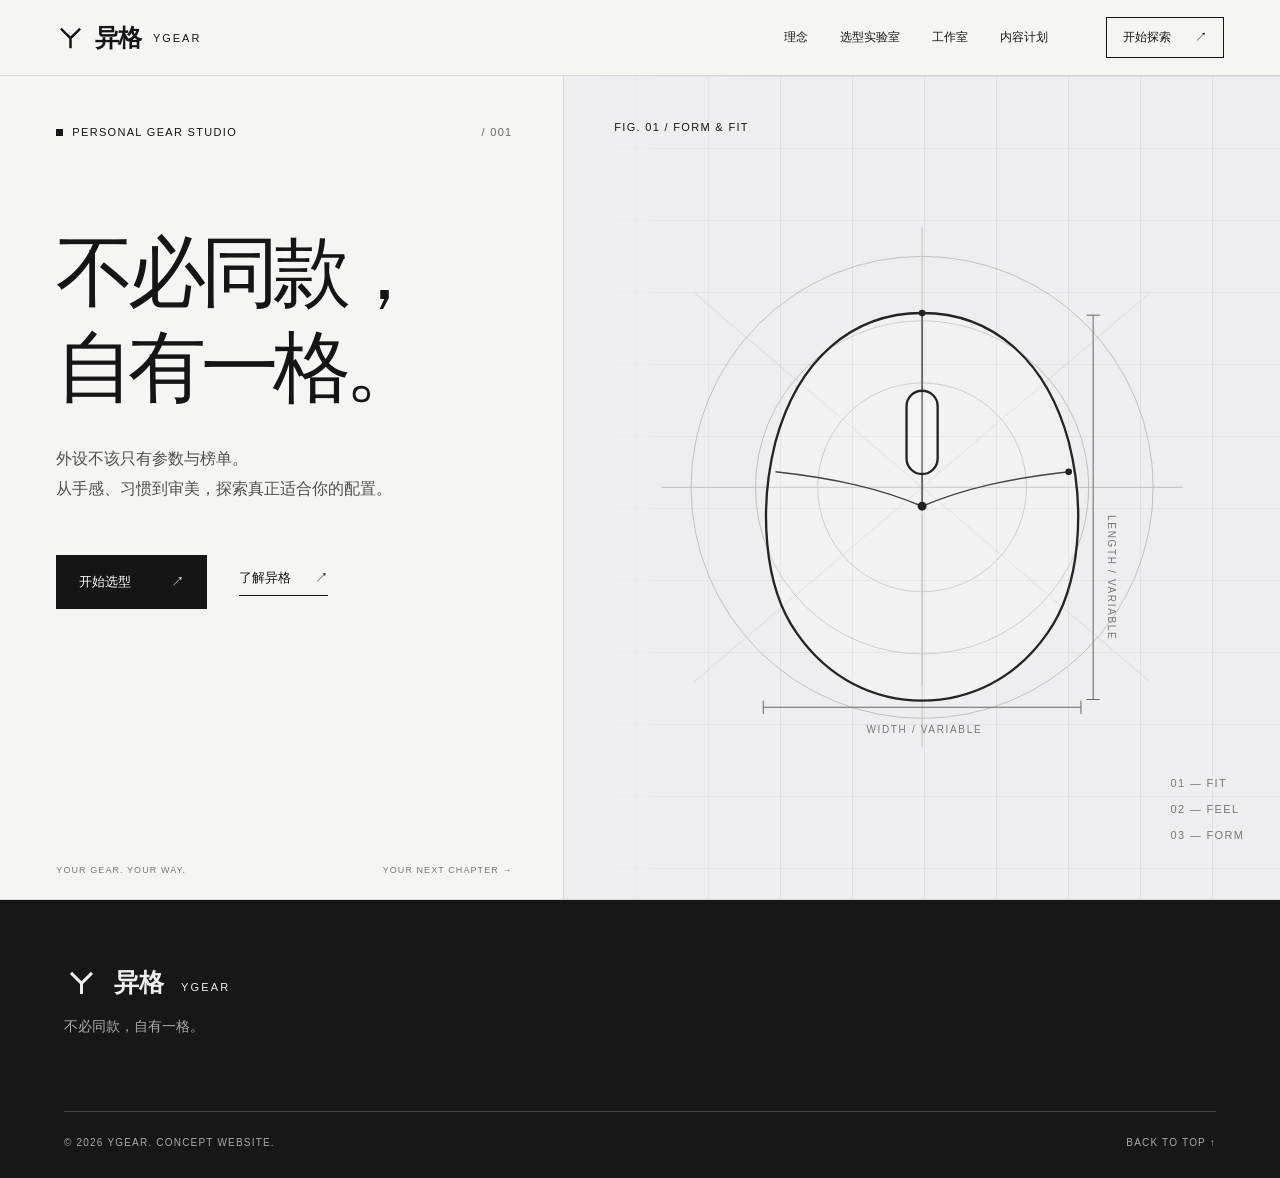
<file: index.html>
<!doctype html>
<html lang="zh-CN">
<head>
  <meta charset="UTF-8" />
  <meta name="viewport" content="width=device-width, initial-scale=1.0" />
  <meta name="theme-color" content="#f5f5f3" />
  <meta name="description" content="异格 YGEAR — 不必同款，自有一格。探索适合你的电竞外设。" />
  <title>异格 YGEAR — 不必同款，自有一格</title>
  <link rel="stylesheet" href="style.css" />
  <script src="script.js" defer></script>
  <script src="lab-rules.js" defer></script>
  <script src="lab-view.js" defer></script>
  <script src="lab-copy.js" defer></script>
  <script src="lab.js" defer></script>
</head>
<body>
  <header class="topbar">
    <a class="brand" href="#home" aria-label="异格 YGEAR 首页">
      <svg class="brand-symbol" viewBox="0 0 40 40" fill="none" aria-hidden="true"><path d="M8 9L20 21L32 9M20 21V33" stroke="currentColor" stroke-width="3.4" stroke-linecap="square" stroke-linejoin="miter"/></svg>
      <span class="brand-cn">异格</span><span class="brand-en">YGEAR</span>
    </a>
    <nav class="nav" aria-label="主导航">
      <a href="#concept">理念</a><a href="#selector">选型实验室</a><a href="#services">工作室</a><a href="#notes">内容计划</a>
    </nav>
    <a class="nav-cta" href="#selector">开始探索 <span aria-hidden="true">↗</span></a>
    <button class="menu-button" id="menuButton" aria-label="展开菜单" aria-expanded="false">☰</button>
  </header>
  <nav class="mobile-nav" id="mobileNav" aria-label="移动端导航" hidden><a href="#concept">理念</a><a href="#selector">选型实验室</a><a href="#services">工作室</a><a href="#notes">内容计划</a></nav>
  <main>
    <section class="hero" id="home">
      <div class="hero-copy">
        <div class="eyebrow"><span class="tiny-square"></span> PERSONAL GEAR STUDIO <span class="index">/ 001</span></div>
        <h1>不必同款，<br><span>自有一格。</span></h1>
        <p>外设不该只有参数与榜单。<br>从手感、习惯到审美，探索真正适合你的配置。</p>
        <div class="hero-actions"><a class="solid-btn" href="#selector">开始选型 <span>↗</span></a><a class="text-link" href="#concept">了解异格 <span>↗</span></a></div>
        <div class="hero-bottom"><span>YOUR GEAR. YOUR WAY.</span><span>YOUR NEXT CHAPTER →</span></div>
      </div>
      <div class="hero-art" aria-label="抽象线条构成的鼠标工程示意图">
        <div class="art-grid"></div><span class="art-index">FIG. 01 / FORM & FIT</span>
        <svg class="mouse-art" viewBox="0 0 580 520" role="img" aria-label="鼠标形态的抽象线稿">
          <circle cx="290" cy="260" r="208" class="construction"/><circle cx="290" cy="260" r="150" class="construction"/><circle cx="290" cy="260" r="94" class="construction"/>
          <path d="M55 260H525M290 26V494" class="construction"/><path d="M85 85L495 435M495 85L85 435" class="construction faint"/>
          <path d="M177 391C147 349 143 278 158 219C178 145 227 103 290 103C353 103 402 145 422 219C437 278 433 349 403 391C374 433 332 452 290 452C248 452 206 433 177 391Z" class="outline"/>
          <path d="M290 104V277M158 246C212 252 252 261 290 277C328 261 368 252 422 246" class="detail"/>
          <rect x="276" y="173" width="28" height="75" rx="14" class="outline"/><path d="M290 284V438" class="construction"/>
          <path d="M147 458H433M147 452V464M433 452V464" class="measurement"/><path d="M444 105V451M438 105H450M438 451H450" class="measurement"/>
          <circle cx="290" cy="277" r="4" class="point"/><circle cx="290" cy="103" r="3" class="point"/><circle cx="422" cy="246" r="3" class="point"/>
          <text x="292" y="481" text-anchor="middle" class="diagram-label">WIDTH / VARIABLE</text><text x="457" y="285" class="diagram-label" transform="rotate(90 457 285)">LENGTH / VARIABLE</text>
        </svg>
        <div class="art-corner"><span>01 — FIT</span><span>02 — FEEL</span><span>03 — FORM</span></div>
      </div>
    </section>

    <section class="manifesto" id="concept">
      <div class="section-meta"><span>01 / ABOUT</span><span>OUR APPROACH</span></div>
      <div class="manifesto-content"><p class="kicker">我们相信</p><h2>适合自己的，<br>才是<span class="outline-text">更好的。</span></h2><p class="manifesto-desc">异格不是一间堆满商品的商城。我们尝试把复杂的外设知识，变成更直观、更有趣的探索体验。先理解你的使用习惯，再讨论装备。</p></div>
      <div class="principles"><div><span>01</span><strong>以人为先</strong><p>从手型、握法和使用场景出发。</p></div><div><span>02</span><strong>理性选择</strong><p>少一点参数焦虑，多一点真实适配。</p></div><div><span>03</span><strong>自由表达</strong><p>性能之外，也保留自己的风格。</p></div></div>
    </section>

    <section class="selector-section" id="selector">
      <div class="section-meta"><span>02 / INTERACTIVE LAB</span><span>EXPERIMENTAL TOOL — V1</span></div>
      <div class="selector-header"><div><p class="kicker">YGEAR / FIT LAB</p><h2>找到你的<br>鼠标形态。</h2></div><p>用三个简单问题，获得一个初步的鼠标形态方向。<br>这是基于常见使用习惯的启发式建议，不是AI诊断或产品实测。</p></div>
      <section class="feel-lab" aria-labelledby="lab-title">
        <div class="lab-heading"><div><p class="kicker">FORM STUDY / 手感实验室</p><h3 id="lab-title">用线条，探索形态。</h3></div><p>调整手部参考参数，观察两种鼠标视图如何变化。没有测量数据时，也可以只把它当作一次形态实验。</p></div>
        <p class="lab-notice">探索性可视化 · 鼠标线稿使用相对绘图比例，不对应真实产品尺寸，也不是经过科学验证的最优鼠标模具。这里没有适配分数或实测结论。</p>
        <div class="lab-layout"><div class="lab-controls">
          <div class="lab-field"><label for="lab-length">手长<output id="lab-length-value" for="lab-length">18cm</output></label><input id="lab-length" type="range" min="14" max="23" step="0.1" value="18" aria-describedby="lab-length-hint"><p id="lab-length-hint">手腕横纹至中指尖</p></div><div class="lab-field"><label for="lab-width">掌宽<output id="lab-width-value" for="lab-width">8.5cm</output></label><input id="lab-width" type="range" min="6" max="12" step="0.1" value="8.5" aria-describedby="lab-width-hint"><p id="lab-width-hint">四指并拢，掌部最宽处，不含拇指</p></div><div class="lab-field"><label for="lab-fingers">手指长度倾向<output id="lab-fingers-value" for="lab-fingers">50</output></label><input id="lab-fingers" type="range" min="0" max="100" step="1" value="50" aria-describedby="lab-fingers-hint"><p id="lab-fingers-hint">相对掌部：偏短 → 偏长</p></div><div class="lab-field"><label for="lab-thumb">拇指张角<output id="lab-thumb-value" for="lab-thumb">40°</output></label><input id="lab-thumb" type="range" min="15" max="70" step="1" value="40" aria-describedby="lab-thumb-hint"><p id="lab-thumb-hint">相对手掌纵轴的示意角度</p></div>
          <div class="lab-field"><label for="lab-grip">握法</label><select id="lab-grip"><option value="palm">趴握 / 掌心贴合</option><option value="claw">抓握 / 掌根支撑</option><option value="fingertip">指握 / 指尖控制</option></select></div>
          <button type="button" id="lab-reset" class="lab-reset">重置探索参数 ↺</button>
        </div><div class="lab-drawings">
          <figure class="lab-hand-figure"><figcaption>01 / 手型结构 <span>掌侧示意</span></figcaption><svg id="lab-hand" viewBox="0 0 360 410" aria-labelledby="lab-hand-title lab-hand-desc"><title id="lab-hand-title">可调节的手型线稿</title><desc id="lab-hand-desc">圆形控制点可拖动；也可使用旁边的滑块调整参数。线稿是抽象结构，并非医学解剖模型。</desc><g id="lab-hand-lines"></g><g><circle class="lab-handle" data-lab-handle="length" r="9" tabindex="0" role="slider" aria-label="拖动调整手长" aria-describedby="lab-drag-hint"><title>手长：拖动或使用方向键</title></circle><circle class="lab-handle" data-lab-handle="width" r="9" tabindex="0" role="slider" aria-label="拖动调整掌宽" aria-describedby="lab-drag-hint"><title>掌宽：拖动或使用方向键</title></circle><circle class="lab-handle" data-lab-handle="fingers" r="9" tabindex="0" role="slider" aria-label="拖动调整手指长度倾向" aria-describedby="lab-drag-hint"><title>手指长度倾向：拖动或使用方向键</title></circle><circle class="lab-handle" data-lab-handle="thumb" r="9" tabindex="0" role="slider" aria-label="拖动调整拇指张角" aria-describedby="lab-drag-hint"><title>拇指张角：拖动或使用方向键</title></circle></g></svg></figure>
          <div class="lab-mouse-views"><figure><figcaption>02 / 鼠标俯视 <span>前端 ↑</span></figcaption><svg viewBox="0 0 340 330" role="img" aria-label="随手部参数联动的鼠标俯视轮廓"><g id="lab-top-lines"></g></svg></figure><figure><figcaption>03 / 鼠标侧视 <span>前端 ← / → 尾部</span></figcaption><svg viewBox="0 110 340 125" role="img" aria-label="展示背高和背峰位置的鼠标侧视轮廓"><g id="lab-side-lines"></g></svg></figure></div>
          <p id="lab-drag-hint" class="lab-drag-hint">○ 拖动中指尖、掌侧、食指尖或拇指点；键盘聚焦控制点后可用方向键微调，Home / End 跳到边界。手机也可直接用滑块。</p>
        </div></div>
        <div class="lab-explanation" id="lab-explanation" aria-label="形态变化与试握提示"></div>
      </section>
      <h3 class="lab-questionnaire-title">基础选型问卷</h3>
      <div class="selector-layout">
        <div class="selector-form">
          <fieldset><legend><span>01</span> 你的主要握法是？</legend><div class="option-grid grip-grid" data-group="grip">
            <button type="button" class="choice selected" data-value="palm" aria-pressed="true"><span class="choice-num">A</span><svg viewBox="0 0 100 58" aria-hidden="true"><path d="M15 43C20 30 29 23 42 20L70 18C80 18 88 22 91 29M15 43C28 49 48 49 85 44M34 23L28 9M47 20L45 6M60 19L62 8"/></svg><strong>趴握</strong><small>手掌大面积贴合</small></button>
            <button type="button" class="choice" data-value="claw" aria-pressed="false"><span class="choice-num">B</span><svg viewBox="0 0 100 58" aria-hidden="true"><path d="M13 43C28 49 55 48 87 44M13 43C24 30 34 31 44 32L63 24L84 29M44 32L35 9M56 27L52 6M68 25L70 10"/></svg><strong>抓握</strong><small>掌根接触，手指弯曲</small></button>
            <button type="button" class="choice" data-value="fingertip" aria-pressed="false"><span class="choice-num">C</span><svg viewBox="0 0 100 58" aria-hidden="true"><path d="M14 44C31 49 54 49 88 44M43 36L57 18L81 24M56 19L51 7M68 21L70 8M80 24L86 13"/></svg><strong>指握</strong><small>主要靠手指控制</small></button>
          </div></fieldset>
          <fieldset><legend><span>02</span> 你的手长大约是多少？</legend><p class="field-hint">从手腕第一道横纹到中指指尖；不知道也可以选“不确定”。</p><div class="option-grid" data-group="hand"><button type="button" class="choice compact" data-value="small" aria-pressed="false">小于 17 cm</button><button type="button" class="choice compact selected" data-value="medium" aria-pressed="true">17–19 cm</button><button type="button" class="choice compact" data-value="large" aria-pressed="false">大于 19 cm</button><button type="button" class="choice compact" data-value="unknown" aria-pressed="false">不确定</button></div></fieldset>
          <fieldset><legend><span>03</span> 你最在意哪种体验？</legend><div class="option-grid" data-group="priority"><button type="button" class="choice compact selected" data-value="comfort" aria-pressed="true">长时间舒适</button><button type="button" class="choice compact" data-value="control" aria-pressed="false">精准控制</button><button type="button" class="choice compact" data-value="agility" aria-pressed="false">灵活移动</button></div></fieldset>
          <button type="button" class="solid-btn result-btn" id="calculate">生成我的选型方向 <span>↗</span></button>
        </div>
        <aside class="result-panel" aria-labelledby="resultTitle">
          <div class="result-top"><span>FIT REPORT</span><span>基础规则推荐</span></div>
          <p id="resultStatus" role="status">选择你的习惯，再生成选型方向。</p>
          <h3 id="resultTitle" tabindex="-1">等待探索</h3>
          <div id="resultContent" hidden>
            <section class="report-part"><h4>01 / 形态与尺寸方向</h4><p id="resultDescription"></p><div class="result-tags" id="resultTags"></div></section>
            <section class="report-part"><h4>02 / 为什么适合你</h4><ul id="resultReasons"></ul></section>
            <section class="report-part"><h4>03 / 购买与试握检查</h4><ul id="resultChecks"></ul></section>
          </div>
          <p class="disclaimer">这是基于常见握持习惯的初步规则建议，未接入 AI 模型或产品实测数据库。手宽、具体外形与个人习惯也会影响适配。</p>
          <button type="button" class="copy-btn" id="copyResult" disabled>复制选型结果 ↗</button>
          <p id="copyStatus" role="status"></p>
          <div id="manualCopy" hidden><label for="reportText">请选中以下文本手动复制</label><textarea id="reportText" readonly rows="10"></textarea></div>
        </aside>
      </div>
    </section>

    <section class="services" id="services"><div class="section-meta"><span>03 / STUDIO</span><span>PERSONAL, NOT GENERIC</span></div><div class="services-heading"><h2>不只是选装备。<br><span>也是表达自己。</span></h2><p>工作室未来会围绕实际需求逐步开放服务。当前展示的是规划方向，并非已上线的收费项目。</p></div><div class="service-list"><div><span class="service-num">/ 01</span><h3>外设搭配建议</h3><p>从使用需求到预算，梳理适合自己的组合。</p><span class="service-status">筹备中</span></div><div><span class="service-num">/ 02</span><h3>个性化客制化</h3><p>探索配色、风格与细节表达。</p><span class="service-status">筹备中</span></div><div><span class="service-num">/ 03</span><h3>电竞礼物灵感</h3><p>为重要的人，找到有心意的装备搭配。</p><span class="service-status">筹备中</span></div></div></section>
    <section class="notes" id="notes"><div class="section-meta"><span>04 / JOURNAL</span><span>COMING SOON</span></div><div class="notes-content"><div><p class="kicker">YGEAR JOURNAL</p><h2>关于装备，<br>也关于玩家。</h2></div><div class="notes-text"><p>我们准备记录鼠标形态、握法知识、外设评测方法和玩家的个人配置故事。</p><p class="notes-status"><span class="status-dot"></span> 内容栏目筹备中</p></div></div></section>
  </main>
  <footer><div class="footer-brand"><svg viewBox="0 0 40 40" fill="none" aria-hidden="true"><path d="M8 9L20 21L32 9M20 21V33" stroke="currentColor" stroke-width="3.4"/></svg><strong>异格 <span>YGEAR</span></strong></div><p>不必同款，自有一格。</p><div class="footer-bottom"><span>© <span id="year"></span> YGEAR. CONCEPT WEBSITE.</span><a href="#home">BACK TO TOP ↑</a></div></footer>
</body>
</html>
</file>
<file: style.css>
:root{--bg:#f5f5f3;--paper:#f9f9f7;--ink:#151515;--muted:#696969;--line:#d6d6d2;--dark:#181818;--sans:Inter,"Helvetica Neue",Arial,"PingFang SC","Microsoft YaHei",sans-serif}*{box-sizing:border-box}html{scroll-behavior:smooth}body{margin:0;background:var(--bg);color:var(--ink);font-family:var(--sans);-webkit-font-smoothing:antialiased}button,a{font:inherit}a{color:inherit;text-decoration:none}button{cursor:pointer}button:focus-visible,a:focus-visible{outline:2px solid #777;outline-offset:4px}.topbar{height:76px;display:flex;align-items:center;border-bottom:1px solid var(--line);padding:0 4.4%;gap:5%;background:var(--bg);position:sticky;top:0;z-index:20}.brand{display:flex;align-items:center;gap:10px;white-space:nowrap}.brand-symbol{width:29px;height:29px}.brand-cn{font-size:24px;font-weight:750;letter-spacing:-.05em}.brand-en{font-size:11px;letter-spacing:.18em;margin-left:2px}.nav{display:flex;gap:32px;margin-left:auto}.nav a{font-size:12px;transition:opacity .2s}.nav a:hover{opacity:.5}.nav-cta{border:1px solid var(--ink);padding:11px 16px;font-size:12px;white-space:nowrap}.nav-cta span{margin-left:20px}.menu-button,.mobile-nav{display:none}.hero{min-height:650px;display:grid;grid-template-columns:44% 56%;border-bottom:1px solid var(--line)}.hero-copy{padding:50px 9% 24px 10%;display:flex;flex-direction:column}.eyebrow,.section-meta,.art-index,.art-corner,.hero-bottom,.kicker,.result-top,.result-label,.disclaimer,.footer-bottom,.notes-status{font-size:11px;letter-spacing:.12em}.eyebrow{display:flex;align-items:center;gap:9px}.tiny-square{width:7px;height:7px;background:var(--ink)}.index{margin-left:auto;color:var(--muted)}h1,h2,h3,p{margin-top:0}.hero h1{font-size:clamp(58px,6.1vw,106px);font-weight:550;line-height:1.22;letter-spacing:-.075em;margin:87px 0 28px;white-space:nowrap}.hero h1 span{font-weight:300}.hero-copy>p{font-size:16px;line-height:1.9;color:#4f4f4f}.hero-actions{display:flex;align-items:center;gap:32px;margin-top:35px}.solid-btn{display:inline-flex;align-items:center;justify-content:space-between;gap:40px;background:var(--ink);color:#fff;padding:17px 22px;border:1px solid var(--ink);font-size:13px;transition:background .2s,color .2s}.solid-btn:hover{background:transparent;color:var(--ink)}.text-link{border-bottom:1px solid var(--ink);padding-bottom:8px;font-size:13px}.text-link span{margin-left:20px}.hero-bottom{display:flex;justify-content:space-between;color:#777;margin-top:auto;padding-top:60px;font-size:9px}.hero-art{position:relative;overflow:hidden;border-left:1px solid var(--line);background:#eeeef0;min-height:600px}.art-grid{position:absolute;inset:0;background-image:linear-gradient(to right,rgba(0,0,0,.06) 1px,transparent 1px),linear-gradient(to bottom,rgba(0,0,0,.06) 1px,transparent 1px);background-size:72px 72px;mask-image:linear-gradient(to right,transparent,#000 30%,#000)}.art-index{position:absolute;top:45px;left:7%;z-index:1}.mouse-art{position:absolute;inset:5%;width:90%;height:90%;max-width:700px;margin:auto}.construction{fill:none;stroke:#b7b7b7;stroke-width:.75}.faint{opacity:.4}.outline{fill:rgba(255,255,255,.2);stroke:#242424;stroke-width:2.1}.detail{fill:none;stroke:#444;stroke-width:1.3}.measurement{fill:none;stroke:#666;stroke-width:.9}.point{fill:#222}.diagram-label{fill:#777;font-size:9px;letter-spacing:1.5px}.art-corner{position:absolute;right:5%;bottom:7%;display:flex;gap:14px;flex-direction:column;color:#777}.section-meta{display:flex;justify-content:space-between;padding-bottom:22px;border-bottom:1px solid var(--line);color:#666}.manifesto,.selector-section,.services,.notes{padding:90px 5% 110px}.manifesto-content{padding:100px 0 85px;display:grid;grid-template-columns:20% 48% 32%;align-items:end}.kicker{color:#666}.manifesto h2,.services h2,.notes h2{font-size:clamp(45px,5.2vw,82px);font-weight:450;letter-spacing:-.065em;line-height:1.3;margin:0}.outline-text{-webkit-text-stroke:1px #111;color:transparent}.manifesto-desc{max-width:320px;line-height:2;color:#666;font-size:14px;padding-left:30px;margin-bottom:10px}.principles{display:grid;grid-template-columns:repeat(3,1fr);border-top:1px solid var(--line)}.principles>div{padding:32px 30px 12px 0;display:grid;grid-template-columns:40px 1fr;gap:10px}.principles>div+div{border-left:1px solid var(--line);padding-left:30px}.principles span,.service-num{font-size:11px;color:#888}.principles strong{font-weight:550;font-size:16px}.principles p{grid-column:2;font-size:13px;color:#777;line-height:1.7}.selector-section{background:#eaeae8}.selector-header{display:flex;align-items:end;justify-content:space-between;gap:30px;padding:65px 0 50px}.selector-header h2{font-size:clamp(50px,6vw,85px);font-weight:450;line-height:1.18;letter-spacing:-.07em;margin:10px 0 0}.selector-header>p{max-width:350px;font-size:13px;line-height:1.9;color:#666}.selector-layout{display:grid;grid-template-columns:1.2fr .8fr;border:1px solid #c9c9c6;background:var(--bg)}.selector-form{padding:38px 40px 44px}.selector-form fieldset{border:0;border-bottom:1px solid var(--line);margin:0 0 30px;padding:0 0 30px;min-width:0}.selector-form fieldset:last-of-type{border:0;margin-bottom:4px}.selector-form legend{font-size:17px;font-weight:550;margin-bottom:22px}.selector-form legend span{font-size:11px;color:#888;margin-right:15px}.field-hint{font-size:12px;color:#777;margin-top:-9px;margin-bottom:17px}.option-grid{display:grid;grid-template-columns:repeat(4,minmax(0,1fr));gap:8px}.grip-grid{grid-template-columns:repeat(3,minmax(0,1fr))}.choice{background:transparent;border:1px solid #ccc;padding:18px 10px;text-align:left;display:flex;flex-direction:column;min-width:0;min-height:92px;transition:background .2s,border-color .2s}.choice:hover{border-color:#333}.choice.selected{border-color:#111;background:#e2e2df}.choice-num{font-size:11px;color:#777}.choice svg{width:100%;height:65px;margin:12px auto 14px;fill:none;stroke:#333;stroke-width:1.6;stroke-linecap:round;stroke-linejoin:round}.choice strong{font-size:15px;font-weight:550}.choice small{font-size:11px;color:#777;margin-top:7px;line-height:1.5}.choice.compact{min-height:58px;display:flex;justify-content:center;align-items:center;text-align:center;font-size:12px;padding:10px 4px}.result-btn{width:100%;margin-top:12px}.result-panel{background:#1b1b1b;color:#f4f4f4;padding:38px 38px 30px;display:flex;flex-direction:column}.result-top{display:flex;justify-content:space-between;color:#aaa}.result-symbol{margin:10px auto 0;width:min(100%,260px)}.result-symbol svg{width:100%;fill:none;stroke:#555;stroke-width:.6}.result-symbol .result-mouse{stroke:#ddd;stroke-width:1.5}.result-label{color:#aaa;margin:10px 0 15px}.result-panel h3{font-size:34px;font-weight:450;letter-spacing:-.04em;margin-bottom:14px}.result-panel>p:not(.result-label):not(.disclaimer){font-size:14px;line-height:1.95;color:#ccc;min-height:110px}.result-tags{display:flex;gap:8px;flex-wrap:wrap;margin:12px 0 35px}.result-tags span{font-size:10px;letter-spacing:.09em;border:1px solid #626262;padding:8px 10px}.disclaimer{line-height:1.8;letter-spacing:0;color:#999;font-size:11px;margin-top:auto}.copy-btn{background:transparent;color:#fff;border:1px solid #666;padding:14px;margin-top:22px;text-align:left;font-size:12px}.copy-btn:disabled{opacity:.4;cursor:not-allowed}.copy-btn:not(:disabled):hover{background:#333}.services-heading{display:flex;justify-content:space-between;align-items:end;padding:90px 0 65px}.services h2 span{font-weight:300;color:#888}.services-heading p{max-width:290px;font-size:13px;line-height:1.9;color:#777}.service-list{border-top:1px solid #aaa}.service-list>div{display:grid;grid-template-columns:12% 37% 1fr 35px;gap:20px;align-items:center;border-bottom:1px solid var(--line);padding:30px 0}.service-list h3{font-size:25px;font-weight:450;margin:0}.service-list p{font-size:13px;color:#777;margin:0}.service-arrow{font-size:22px;text-align:right}.notes{background:#dededb}.notes-content{display:flex;justify-content:space-between;align-items:end;gap:30px;padding-top:90px}.notes-text{max-width:300px;font-size:14px;line-height:1.9;color:#666}.notes-status{margin-top:35px}.status-dot{display:inline-block;width:7px;height:7px;border-radius:50%;background:#777;margin-right:8px}footer{padding:65px 5% 30px;background:#171717;color:#eee}.footer-brand{display:flex;align-items:center;gap:15px}.footer-brand svg{width:35px;height:35px}.footer-brand strong{font-size:25px}.footer-brand strong span{font-size:11px;font-weight:400;letter-spacing:.2em;margin-left:10px}footer>p{margin:18px 0 75px;font-size:14px;color:#aaa}.footer-bottom{border-top:1px solid #444;padding-top:25px;display:flex;justify-content:space-between;color:#aaa;font-size:10px}
@media(max-width:1050px){.nav{gap:18px}.hero{grid-template-columns:48% 52%}.hero h1{font-size:clamp(48px,6vw,76px)}.manifesto-content{grid-template-columns:1fr 2fr;gap:20px}.manifesto-desc{grid-column:2;padding-left:0}.selector-form{padding:25px}.result-panel{padding:25px}.service-list>div{grid-template-columns:10% 38% 1fr 20px}}
@media(max-width:760px){.topbar{height:66px;padding:0 5%}.brand-cn{font-size:22px}.nav,.nav-cta{display:none}.menu-button{display:block;margin-left:auto;border:0;background:transparent;font-size:23px}.mobile-nav:not([hidden]){display:flex;position:sticky;top:66px;z-index:19;background:var(--bg);flex-direction:column;border-bottom:1px solid var(--line);padding:10px 5%}.mobile-nav a{padding:12px 0;font-size:14px}.hero{grid-template-columns:1fr}.hero-copy{min-height:520px;padding:35px 6% 22px}.hero h1{margin:80px 0 25px;font-size:clamp(55px,12vw,88px)}.hero-art{border-left:0;border-top:1px solid var(--line);min-height:380px}.mouse-art{inset:0;width:100%;height:100%}.hero-bottom{padding-top:60px}.manifesto,.selector-section,.services,.notes{padding:65px 5% 75px}.manifesto-content{display:block;padding:65px 0}.manifesto h2,.services h2,.notes h2{font-size:clamp(43px,9vw,64px);margin:25px 0}.manifesto-desc{margin-top:30px}.principles{grid-template-columns:1fr}.principles>div,.principles>div+div{border-left:0;border-bottom:1px solid var(--line);padding:24px 0}.selector-header,.services-heading,.notes-content{display:block;padding:60px 0 30px}.selector-header h2{font-size:56px}.selector-header>p,.services-heading p{margin-top:25px}.selector-layout{grid-template-columns:1fr}.selector-form{padding:24px 16px}.result-panel{min-height:540px}.service-list>div{grid-template-columns:35px 1fr 20px;gap:12px}.service-list h3{font-size:21px}.service-list p{grid-column:2;grid-row:2;line-height:1.6}.service-arrow{grid-column:3;grid-row:1}.notes-text{margin-top:30px}.section-meta{font-size:9px}.option-grid{grid-template-columns:repeat(2,minmax(0,1fr))}.grip-grid{grid-template-columns:repeat(3,minmax(0,1fr))}.choice svg{height:45px}.choice{padding:12px 8px}.choice small{font-size:10px}}
@media(max-width:390px){.brand-en{display:none}.hero h1{font-size:52px}.hero-actions{gap:18px}.grip-grid{gap:5px}.choice strong{font-size:13px}.choice small{font-size:9px}}
@media(prefers-reduced-motion:reduce){html{scroll-behavior:auto}*{transition:none!important}}

/* 保留原有几何布局，增加页面切换与可读的报告层级。 */
[hidden]{display:none!important}
.paged{scroll-behavior:auto}
.paged main>section{min-height:calc(100svh - 76px)}
.nav a[aria-current="page"],.mobile-nav a[aria-current="page"]{text-decoration:underline;text-underline-offset:6px}
.report-part{padding:20px 0;border-top:1px solid #555}
.report-part h4{font-size:14px;font-weight:500;margin:0 0 12px;letter-spacing:.04em}
.report-part p,.report-part li{font-size:14px;line-height:1.9;color:#ccc}
.report-part ul{padding-left:20px;margin:0}
.report-part li+li{margin-top:10px}
.result-panel #resultStatus,.result-panel #copyStatus{font-size:13px;min-height:0;line-height:1.7;margin:16px 0}
.result-tags{margin:14px 0 0}
#resultTitle{scroll-margin-top:96px}
#resultTitle:focus-visible{outline:2px solid #ddd;outline-offset:6px}
#manualCopy label{display:block;font-size:13px;line-height:1.7;margin-bottom:8px}
#reportText{width:100%;max-width:100%;padding:12px;background:#292929;color:#eee;border:1px solid #888;font:inherit;font-size:14px;line-height:1.7;resize:vertical}
.service-list>div{grid-template-columns:10% 30% 1fr 64px}
.service-status{font-size:12px;color:#777;border:1px solid #aaa;padding:5px;text-align:center;white-space:nowrap}
@media(max-width:760px){
 .paged main>section{min-height:calc(100svh - 66px)}
 .manifesto,.selector-section,.services,.notes{padding:32px 5% 44px}
 .selector-header,.services-heading,.notes-content{padding:30px 0 24px}
 .selector-header h2{font-size:46px}
 .manifesto-content{padding:30px 0}
 .hero-copy{min-height:420px;padding-top:28px}
 .hero h1{margin-top:45px}
 .hero-art{min-height:260px}
 .hero-bottom{padding-top:32px;font-size:10px;gap:12px}
 .eyebrow{font-size:10px;letter-spacing:.06em;flex-wrap:wrap}
 .hero-actions{gap:16px;flex-wrap:wrap}
 .art-index,.art-corner{font-size:10px}
 .section-meta{font-size:10px;gap:12px;flex-wrap:wrap}
 .choice small{font-size:12px;line-height:1.6}
 .choice strong{font-size:14px}
 .choice.compact,.field-hint,.disclaimer,.selector-header>p,.services-heading p,.service-list p{font-size:13px}
 .choice.compact{min-height:48px}
 .selector-form fieldset{margin-bottom:22px;padding-bottom:22px}
 .selector-form legend{font-size:16px}
 .result-panel{min-height:0;padding:24px 20px}
 .result-panel h3{font-size:28px}
 .report-part{padding:16px 0}
 #resultTitle{scroll-margin-top:84px}
 .service-list>div{grid-template-columns:28px minmax(0,1fr) 64px;gap:10px}
 .service-list h3{font-size:20px}
 .service-status{grid-column:3;grid-row:1}
 footer{padding-top:32px}
 footer>p{margin-bottom:32px}
 .mobile-nav a,.menu-button,.copy-btn,.solid-btn{min-height:44px}
}

/* 参数线稿实验室：延续黑白灰、细线与几何留白。 */
.feel-lab{border:1px solid #c9c9c6;background:var(--bg);margin-bottom:48px;padding:32px}
.lab-heading{display:flex;align-items:end;justify-content:space-between;gap:32px}
.lab-heading h3{font-size:32px;font-weight:450;letter-spacing:-.04em;margin:0 0 20px}
.lab-heading>p{max-width:390px;color:#666;font-size:14px;line-height:1.9}
.lab-notice{font-size:13px;line-height:1.9;border-top:1px solid var(--line);padding-top:18px;color:#666}
.lab-layout{display:grid;grid-template-columns:minmax(210px,.7fr) minmax(0,1.6fr);gap:40px;margin-top:28px}
.lab-field{margin-bottom:24px}
.lab-field label{display:flex;justify-content:space-between;gap:16px;font-size:14px;margin-bottom:12px}
.lab-field output{font-variant-numeric:tabular-nums;color:#666}
.lab-field input{display:block;width:100%;min-height:32px;accent-color:#333;cursor:pointer;margin:0}
.lab-field p{font-size:12px;color:#777;line-height:1.7;margin:4px 0 0}
.lab-field select{width:100%;padding:12px;border:1px solid #aaa;background:transparent;color:var(--ink);font:inherit;font-size:14px;border-radius:0}
.lab-reset{background:transparent;border:1px solid #aaa;min-height:44px;padding:10px 16px;font-size:13px;color:var(--ink)}
.lab-drawings{display:grid;grid-template-columns:minmax(0,1fr) minmax(0,1fr);align-items:start;gap:20px}
.lab-drawings figure{margin:0;min-width:0}
.lab-drawings figcaption{border-bottom:1px solid var(--line);padding-bottom:12px;font-size:12px;line-height:1.8}
.lab-drawings figcaption span{display:block;font-size:11px;color:#777}
.lab-drawings svg{width:100%;height:auto;display:block;overflow:visible}
.lab-mouse-views{min-width:0}
.lab-mouse-views figure+figure{margin-top:8px}
.lab-outline,.lab-contour,.lab-joint,.lab-guide{fill:none;stroke:#303030;stroke-width:1.3;stroke-linecap:round;stroke-linejoin:round;vector-effect:non-scaling-stroke}
.lab-contour{stroke:#999;stroke-width:.65}
.lab-joint{stroke:#777;stroke-width:.8}
.lab-guide{stroke:#bbb;stroke-width:.65;stroke-dasharray:4 6}
.lab-handle{fill:var(--bg);stroke:#222;stroke-width:1.2;cursor:grab;touch-action:none;vector-effect:non-scaling-stroke}
.lab-handle:active{cursor:grabbing;fill:#bbb}
.lab-handle:focus-visible{outline:none;stroke:#000;stroke-width:3;fill:#ccc}
.lab-drag-hint{grid-column:1/-1;font-size:12px;color:#777;line-height:1.8;margin:0}
.lab-explanation{display:grid;grid-template-columns:1fr 1fr;gap:12px 32px;border-top:1px solid var(--line);margin-top:28px;padding-top:22px}
.lab-explanation p{font-size:13px;line-height:1.9;color:#666;margin:0}
.lab-questionnaire-title{font-size:24px;font-weight:450;margin-bottom:24px}
.lab-field input:focus-visible,.lab-field select:focus-visible,.lab-reset:focus-visible{outline:2px solid #555;outline-offset:4px}
@media(max-width:1050px){.lab-layout{grid-template-columns:minmax(180px,.7fr) minmax(0,1fr);gap:24px}.feel-lab{padding:24px}}
@media(max-width:760px){
 .feel-lab{padding:20px 16px;margin-bottom:32px}
 .lab-heading{display:block}.lab-heading h3{font-size:28px}.lab-heading>p{max-width:none}
 .lab-layout{grid-template-columns:minmax(0,1fr);gap:24px}
 .lab-controls{display:grid;grid-template-columns:minmax(0,1fr) minmax(0,1fr);gap:0 20px}
 .lab-field{min-width:0;margin-bottom:18px}.lab-field label{font-size:13px;gap:6px;flex-wrap:wrap}.lab-field p{font-size:12px}
 .lab-reset{align-self:center}.lab-explanation{grid-template-columns:1fr;gap:14px}
 .lab-drawings{gap:12px}.lab-handle{r:11px}.lab-drawings figcaption{font-size:12px}
}
@media(prefers-reduced-motion:reduce){.lab-drawings *{scroll-behavior:auto}}
</file>
<file: ygear-site/style.css>
:root{--bg:#f5f5f3;--paper:#f9f9f7;--ink:#151515;--muted:#696969;--line:#d6d6d2;--dark:#181818;--sans:Inter,"Helvetica Neue",Arial,"PingFang SC","Microsoft YaHei",sans-serif}*{box-sizing:border-box}html{scroll-behavior:smooth}body{margin:0;background:var(--bg);color:var(--ink);font-family:var(--sans);-webkit-font-smoothing:antialiased}button,a{font:inherit}a{color:inherit;text-decoration:none}button{cursor:pointer}button:focus-visible,a:focus-visible{outline:2px solid #777;outline-offset:4px}.topbar{height:76px;display:flex;align-items:center;border-bottom:1px solid var(--line);padding:0 4.4%;gap:5%;background:var(--bg);position:sticky;top:0;z-index:20}.brand{display:flex;align-items:center;gap:10px;white-space:nowrap}.brand-symbol{width:29px;height:29px}.brand-cn{font-size:24px;font-weight:750;letter-spacing:-.05em}.brand-en{font-size:11px;letter-spacing:.18em;margin-left:2px}.nav{display:flex;gap:32px;margin-left:auto}.nav a{font-size:12px;transition:opacity .2s}.nav a:hover{opacity:.5}.nav-cta{border:1px solid var(--ink);padding:11px 16px;font-size:12px;white-space:nowrap}.nav-cta span{margin-left:20px}.menu-button,.mobile-nav{display:none}.hero{min-height:650px;display:grid;grid-template-columns:44% 56%;border-bottom:1px solid var(--line)}.hero-copy{padding:50px 9% 24px 10%;display:flex;flex-direction:column}.eyebrow,.section-meta,.art-index,.art-corner,.hero-bottom,.kicker,.result-top,.result-label,.disclaimer,.footer-bottom,.notes-status{font-size:11px;letter-spacing:.12em}.eyebrow{display:flex;align-items:center;gap:9px}.tiny-square{width:7px;height:7px;background:var(--ink)}.index{margin-left:auto;color:var(--muted)}h1,h2,h3,p{margin-top:0}.hero h1{font-size:clamp(58px,6.1vw,106px);font-weight:550;line-height:1.22;letter-spacing:-.075em;margin:87px 0 28px;white-space:nowrap}.hero h1 span{font-weight:300}.hero-copy>p{font-size:16px;line-height:1.9;color:#4f4f4f}.hero-actions{display:flex;align-items:center;gap:32px;margin-top:35px}.solid-btn{display:inline-flex;align-items:center;justify-content:space-between;gap:40px;background:var(--ink);color:#fff;padding:17px 22px;border:1px solid var(--ink);font-size:13px;transition:background .2s,color .2s}.solid-btn:hover{background:transparent;color:var(--ink)}.text-link{border-bottom:1px solid var(--ink);padding-bottom:8px;font-size:13px}.text-link span{margin-left:20px}.hero-bottom{display:flex;justify-content:space-between;color:#777;margin-top:auto;padding-top:60px;font-size:9px}.hero-art{position:relative;overflow:hidden;border-left:1px solid var(--line);background:#eeeef0;min-height:600px}.art-grid{position:absolute;inset:0;background-image:linear-gradient(to right,rgba(0,0,0,.06) 1px,transparent 1px),linear-gradient(to bottom,rgba(0,0,0,.06) 1px,transparent 1px);background-size:72px 72px;mask-image:linear-gradient(to right,transparent,#000 30%,#000)}.art-index{position:absolute;top:45px;left:7%;z-index:1}.mouse-art{position:absolute;inset:5%;width:90%;height:90%;max-width:700px;margin:auto}.construction{fill:none;stroke:#b7b7b7;stroke-width:.75}.faint{opacity:.4}.outline{fill:rgba(255,255,255,.2);stroke:#242424;stroke-width:2.1}.detail{fill:none;stroke:#444;stroke-width:1.3}.measurement{fill:none;stroke:#666;stroke-width:.9}.point{fill:#222}.diagram-label{fill:#777;font-size:9px;letter-spacing:1.5px}.art-corner{position:absolute;right:5%;bottom:7%;display:flex;gap:14px;flex-direction:column;color:#777}.section-meta{display:flex;justify-content:space-between;padding-bottom:22px;border-bottom:1px solid var(--line);color:#666}.manifesto,.selector-section,.services,.notes{padding:90px 5% 110px}.manifesto-content{padding:100px 0 85px;display:grid;grid-template-columns:20% 48% 32%;align-items:end}.kicker{color:#666}.manifesto h2,.services h2,.notes h2{font-size:clamp(45px,5.2vw,82px);font-weight:450;letter-spacing:-.065em;line-height:1.3;margin:0}.outline-text{-webkit-text-stroke:1px #111;color:transparent}.manifesto-desc{max-width:320px;line-height:2;color:#666;font-size:14px;padding-left:30px;margin-bottom:10px}.principles{display:grid;grid-template-columns:repeat(3,1fr);border-top:1px solid var(--line)}.principles>div{padding:32px 30px 12px 0;display:grid;grid-template-columns:40px 1fr;gap:10px}.principles>div+div{border-left:1px solid var(--line);padding-left:30px}.principles span,.service-num{font-size:11px;color:#888}.principles strong{font-weight:550;font-size:16px}.principles p{grid-column:2;font-size:13px;color:#777;line-height:1.7}.selector-section{background:#eaeae8}.selector-header{display:flex;align-items:end;justify-content:space-between;gap:30px;padding:65px 0 50px}.selector-header h2{font-size:clamp(50px,6vw,85px);font-weight:450;line-height:1.18;letter-spacing:-.07em;margin:10px 0 0}.selector-header>p{max-width:350px;font-size:13px;line-height:1.9;color:#666}.selector-layout{display:grid;grid-template-columns:1.2fr .8fr;border:1px solid #c9c9c6;background:var(--bg)}.selector-form{padding:38px 40px 44px}.selector-form fieldset{border:0;border-bottom:1px solid var(--line);margin:0 0 30px;padding:0 0 30px;min-width:0}.selector-form fieldset:last-of-type{border:0;margin-bottom:4px}.selector-form legend{font-size:17px;font-weight:550;margin-bottom:22px}.selector-form legend span{font-size:11px;color:#888;margin-right:15px}.field-hint{font-size:12px;color:#777;margin-top:-9px;margin-bottom:17px}.option-grid{display:grid;grid-template-columns:repeat(4,minmax(0,1fr));gap:8px}.grip-grid{grid-template-columns:repeat(3,minmax(0,1fr))}.choice{background:transparent;border:1px solid #ccc;padding:18px 10px;text-align:left;display:flex;flex-direction:column;min-width:0;min-height:92px;transition:background .2s,border-color .2s}.choice:hover{border-color:#333}.choice.selected{border-color:#111;background:#e2e2df}.choice-num{font-size:11px;color:#777}.choice svg{width:100%;height:65px;margin:12px auto 14px;fill:none;stroke:#333;stroke-width:1.6;stroke-linecap:round;stroke-linejoin:round}.choice strong{font-size:15px;font-weight:550}.choice small{font-size:11px;color:#777;margin-top:7px;line-height:1.5}.choice.compact{min-height:58px;display:flex;justify-content:center;align-items:center;text-align:center;font-size:12px;padding:10px 4px}.result-btn{width:100%;margin-top:12px}.result-panel{background:#1b1b1b;color:#f4f4f4;padding:38px 38px 30px;display:flex;flex-direction:column}.result-top{display:flex;justify-content:space-between;color:#aaa}.result-symbol{margin:10px auto 0;width:min(100%,260px)}.result-symbol svg{width:100%;fill:none;stroke:#555;stroke-width:.6}.result-symbol .result-mouse{stroke:#ddd;stroke-width:1.5}.result-label{color:#aaa;margin:10px 0 15px}.result-panel h3{font-size:34px;font-weight:450;letter-spacing:-.04em;margin-bottom:14px}.result-panel>p:not(.result-label):not(.disclaimer){font-size:14px;line-height:1.95;color:#ccc;min-height:110px}.result-tags{display:flex;gap:8px;flex-wrap:wrap;margin:12px 0 35px}.result-tags span{font-size:10px;letter-spacing:.09em;border:1px solid #626262;padding:8px 10px}.disclaimer{line-height:1.8;letter-spacing:0;color:#999;font-size:11px;margin-top:auto}.copy-btn{background:transparent;color:#fff;border:1px solid #666;padding:14px;margin-top:22px;text-align:left;font-size:12px}.copy-btn:disabled{opacity:.4;cursor:not-allowed}.copy-btn:not(:disabled):hover{background:#333}.services-heading{display:flex;justify-content:space-between;align-items:end;padding:90px 0 65px}.services h2 span{font-weight:300;color:#888}.services-heading p{max-width:290px;font-size:13px;line-height:1.9;color:#777}.service-list{border-top:1px solid #aaa}.service-list>div{display:grid;grid-template-columns:12% 37% 1fr 35px;gap:20px;align-items:center;border-bottom:1px solid var(--line);padding:30px 0}.service-list h3{font-size:25px;font-weight:450;margin:0}.service-list p{font-size:13px;color:#777;margin:0}.service-arrow{font-size:22px;text-align:right}.notes{background:#dededb}.notes-content{display:flex;justify-content:space-between;align-items:end;gap:30px;padding-top:90px}.notes-text{max-width:300px;font-size:14px;line-height:1.9;color:#666}.notes-status{margin-top:35px}.status-dot{display:inline-block;width:7px;height:7px;border-radius:50%;background:#777;margin-right:8px}footer{padding:65px 5% 30px;background:#171717;color:#eee}.footer-brand{display:flex;align-items:center;gap:15px}.footer-brand svg{width:35px;height:35px}.footer-brand strong{font-size:25px}.footer-brand strong span{font-size:11px;font-weight:400;letter-spacing:.2em;margin-left:10px}footer>p{margin:18px 0 75px;font-size:14px;color:#aaa}.footer-bottom{border-top:1px solid #444;padding-top:25px;display:flex;justify-content:space-between;color:#aaa;font-size:10px}
@media(max-width:1050px){.nav{gap:18px}.hero{grid-template-columns:48% 52%}.hero h1{font-size:clamp(48px,6vw,76px)}.manifesto-content{grid-template-columns:1fr 2fr;gap:20px}.manifesto-desc{grid-column:2;padding-left:0}.selector-form{padding:25px}.result-panel{padding:25px}.service-list>div{grid-template-columns:10% 38% 1fr 20px}}
@media(max-width:760px){.topbar{height:66px;padding:0 5%}.brand-cn{font-size:22px}.nav,.nav-cta{display:none}.menu-button{display:block;margin-left:auto;border:0;background:transparent;font-size:23px}.mobile-nav:not([hidden]){display:flex;position:sticky;top:66px;z-index:19;background:var(--bg);flex-direction:column;border-bottom:1px solid var(--line);padding:10px 5%}.mobile-nav a{padding:12px 0;font-size:14px}.hero{grid-template-columns:1fr}.hero-copy{min-height:520px;padding:35px 6% 22px}.hero h1{margin:80px 0 25px;font-size:clamp(55px,12vw,88px)}.hero-art{border-left:0;border-top:1px solid var(--line);min-height:380px}.mouse-art{inset:0;width:100%;height:100%}.hero-bottom{padding-top:60px}.manifesto,.selector-section,.services,.notes{padding:65px 5% 75px}.manifesto-content{display:block;padding:65px 0}.manifesto h2,.services h2,.notes h2{font-size:clamp(43px,9vw,64px);margin:25px 0}.manifesto-desc{margin-top:30px}.principles{grid-template-columns:1fr}.principles>div,.principles>div+div{border-left:0;border-bottom:1px solid var(--line);padding:24px 0}.selector-header,.services-heading,.notes-content{display:block;padding:60px 0 30px}.selector-header h2{font-size:56px}.selector-header>p,.services-heading p{margin-top:25px}.selector-layout{grid-template-columns:1fr}.selector-form{padding:24px 16px}.result-panel{min-height:540px}.service-list>div{grid-template-columns:35px 1fr 20px;gap:12px}.service-list h3{font-size:21px}.service-list p{grid-column:2;grid-row:2;line-height:1.6}.service-arrow{grid-column:3;grid-row:1}.notes-text{margin-top:30px}.section-meta{font-size:9px}.option-grid{grid-template-columns:repeat(2,minmax(0,1fr))}.grip-grid{grid-template-columns:repeat(3,minmax(0,1fr))}.choice svg{height:45px}.choice{padding:12px 8px}.choice small{font-size:10px}}
@media(max-width:390px){.brand-en{display:none}.hero h1{font-size:52px}.hero-actions{gap:18px}.grip-grid{gap:5px}.choice strong{font-size:13px}.choice small{font-size:9px}}
@media(prefers-reduced-motion:reduce){html{scroll-behavior:auto}*{transition:none!important}}

/* 保留原有几何布局，增加页面切换与可读的报告层级。 */
[hidden]{display:none!important}
.paged{scroll-behavior:auto}
.paged main>section{min-height:calc(100svh - 76px)}
.nav a[aria-current="page"],.mobile-nav a[aria-current="page"]{text-decoration:underline;text-underline-offset:6px}
.report-part{padding:20px 0;border-top:1px solid #555}
.report-part h4{font-size:14px;font-weight:500;margin:0 0 12px;letter-spacing:.04em}
.report-part p,.report-part li{font-size:14px;line-height:1.9;color:#ccc}
.report-part ul{padding-left:20px;margin:0}
.report-part li+li{margin-top:10px}
.result-panel #resultStatus,.result-panel #copyStatus{font-size:13px;min-height:0;line-height:1.7;margin:16px 0}
.result-tags{margin:14px 0 0}
#resultTitle{scroll-margin-top:96px}
#resultTitle:focus-visible{outline:2px solid #ddd;outline-offset:6px}
#manualCopy label{display:block;font-size:13px;line-height:1.7;margin-bottom:8px}
#reportText{width:100%;max-width:100%;padding:12px;background:#292929;color:#eee;border:1px solid #888;font:inherit;font-size:14px;line-height:1.7;resize:vertical}
.service-list>div{grid-template-columns:10% 30% 1fr 64px}
.service-status{font-size:12px;color:#777;border:1px solid #aaa;padding:5px;text-align:center;white-space:nowrap}
@media(max-width:760px){
 .paged main>section{min-height:calc(100svh - 66px)}
 .manifesto,.selector-section,.services,.notes{padding:32px 5% 44px}
 .selector-header,.services-heading,.notes-content{padding:30px 0 24px}
 .selector-header h2{font-size:46px}
 .manifesto-content{padding:30px 0}
 .hero-copy{min-height:420px;padding-top:28px}
 .hero h1{margin-top:45px}
 .hero-art{min-height:260px}
 .hero-bottom{padding-top:32px;font-size:10px;gap:12px}
 .eyebrow{font-size:10px;letter-spacing:.06em;flex-wrap:wrap}
 .hero-actions{gap:16px;flex-wrap:wrap}
 .art-index,.art-corner{font-size:10px}
 .section-meta{font-size:10px;gap:12px;flex-wrap:wrap}
 .choice small{font-size:12px;line-height:1.6}
 .choice strong{font-size:14px}
 .choice.compact,.field-hint,.disclaimer,.selector-header>p,.services-heading p,.service-list p{font-size:13px}
 .choice.compact{min-height:48px}
 .selector-form fieldset{margin-bottom:22px;padding-bottom:22px}
 .selector-form legend{font-size:16px}
 .result-panel{min-height:0;padding:24px 20px}
 .result-panel h3{font-size:28px}
 .report-part{padding:16px 0}
 #resultTitle{scroll-margin-top:84px}
 .service-list>div{grid-template-columns:28px minmax(0,1fr) 64px;gap:10px}
 .service-list h3{font-size:20px}
 .service-status{grid-column:3;grid-row:1}
 footer{padding-top:32px}
 footer>p{margin-bottom:32px}
 .mobile-nav a,.menu-button,.copy-btn,.solid-btn{min-height:44px}
}
</file>
